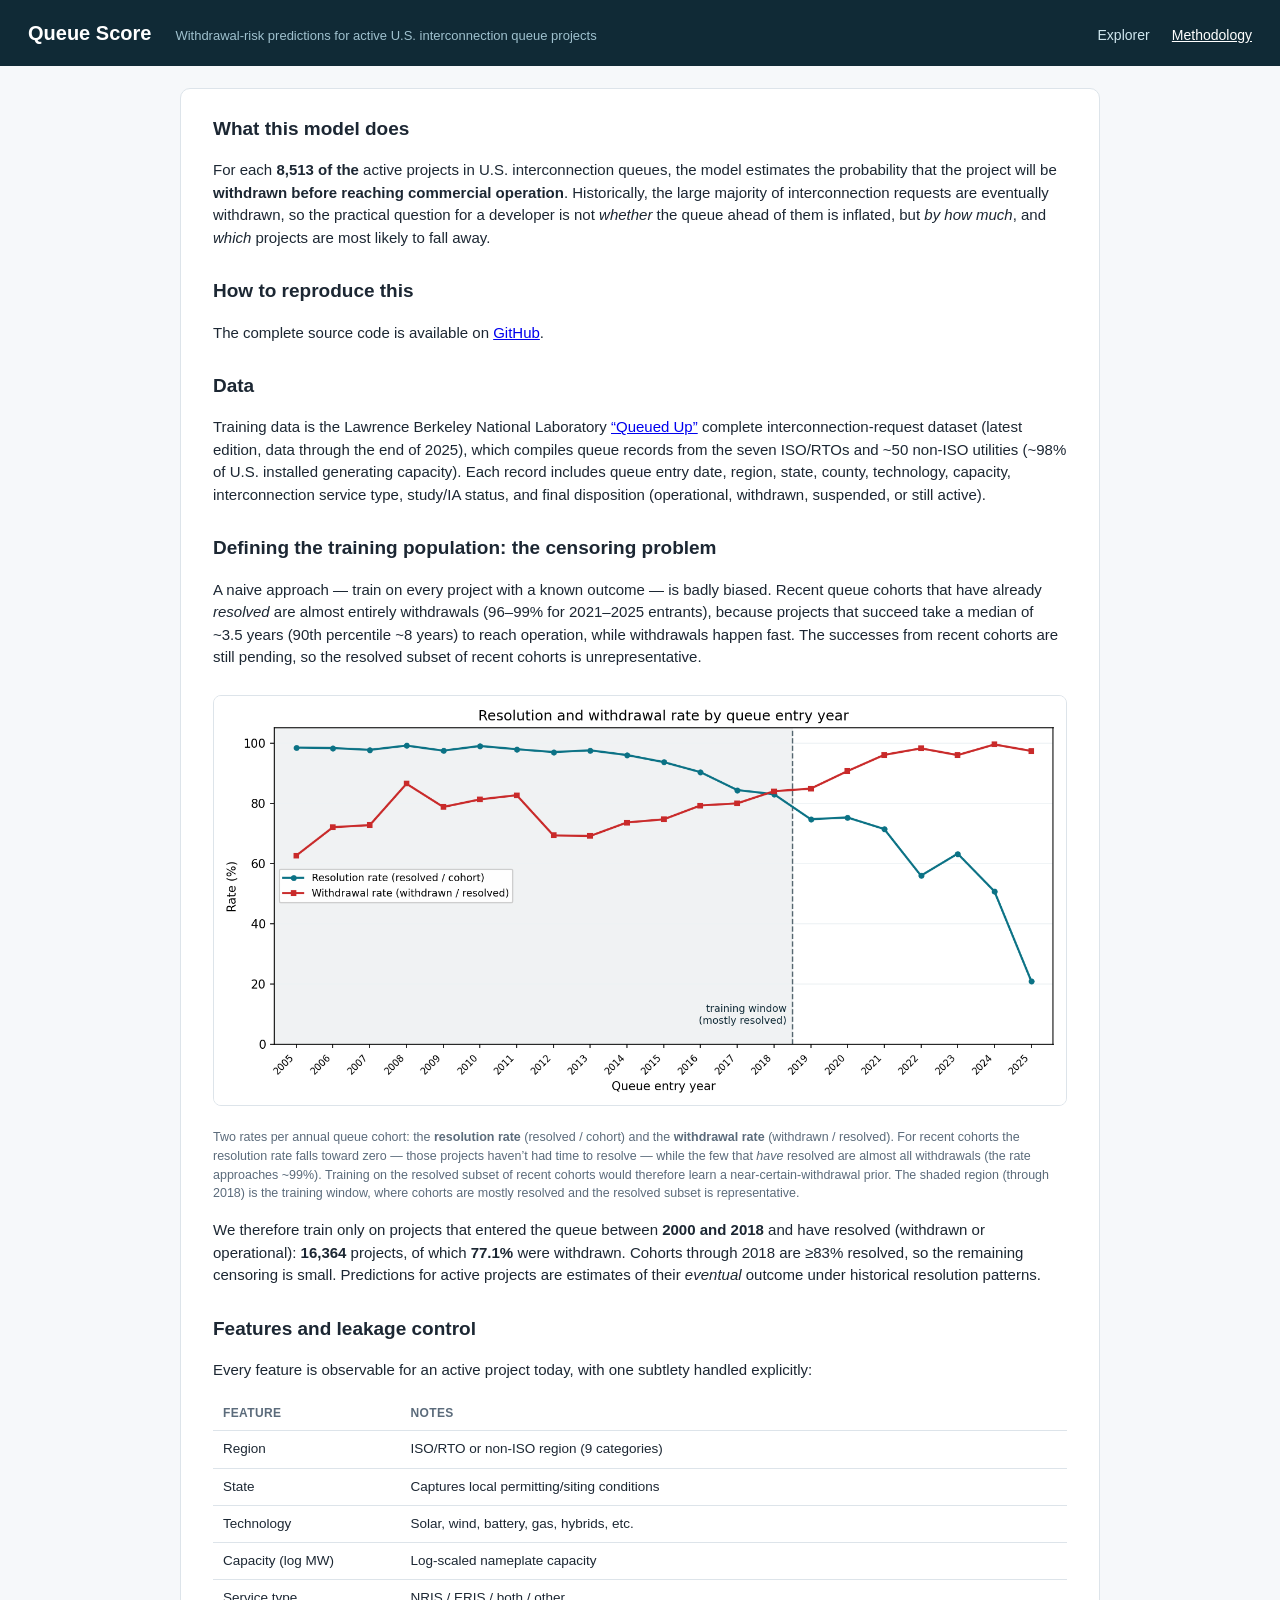
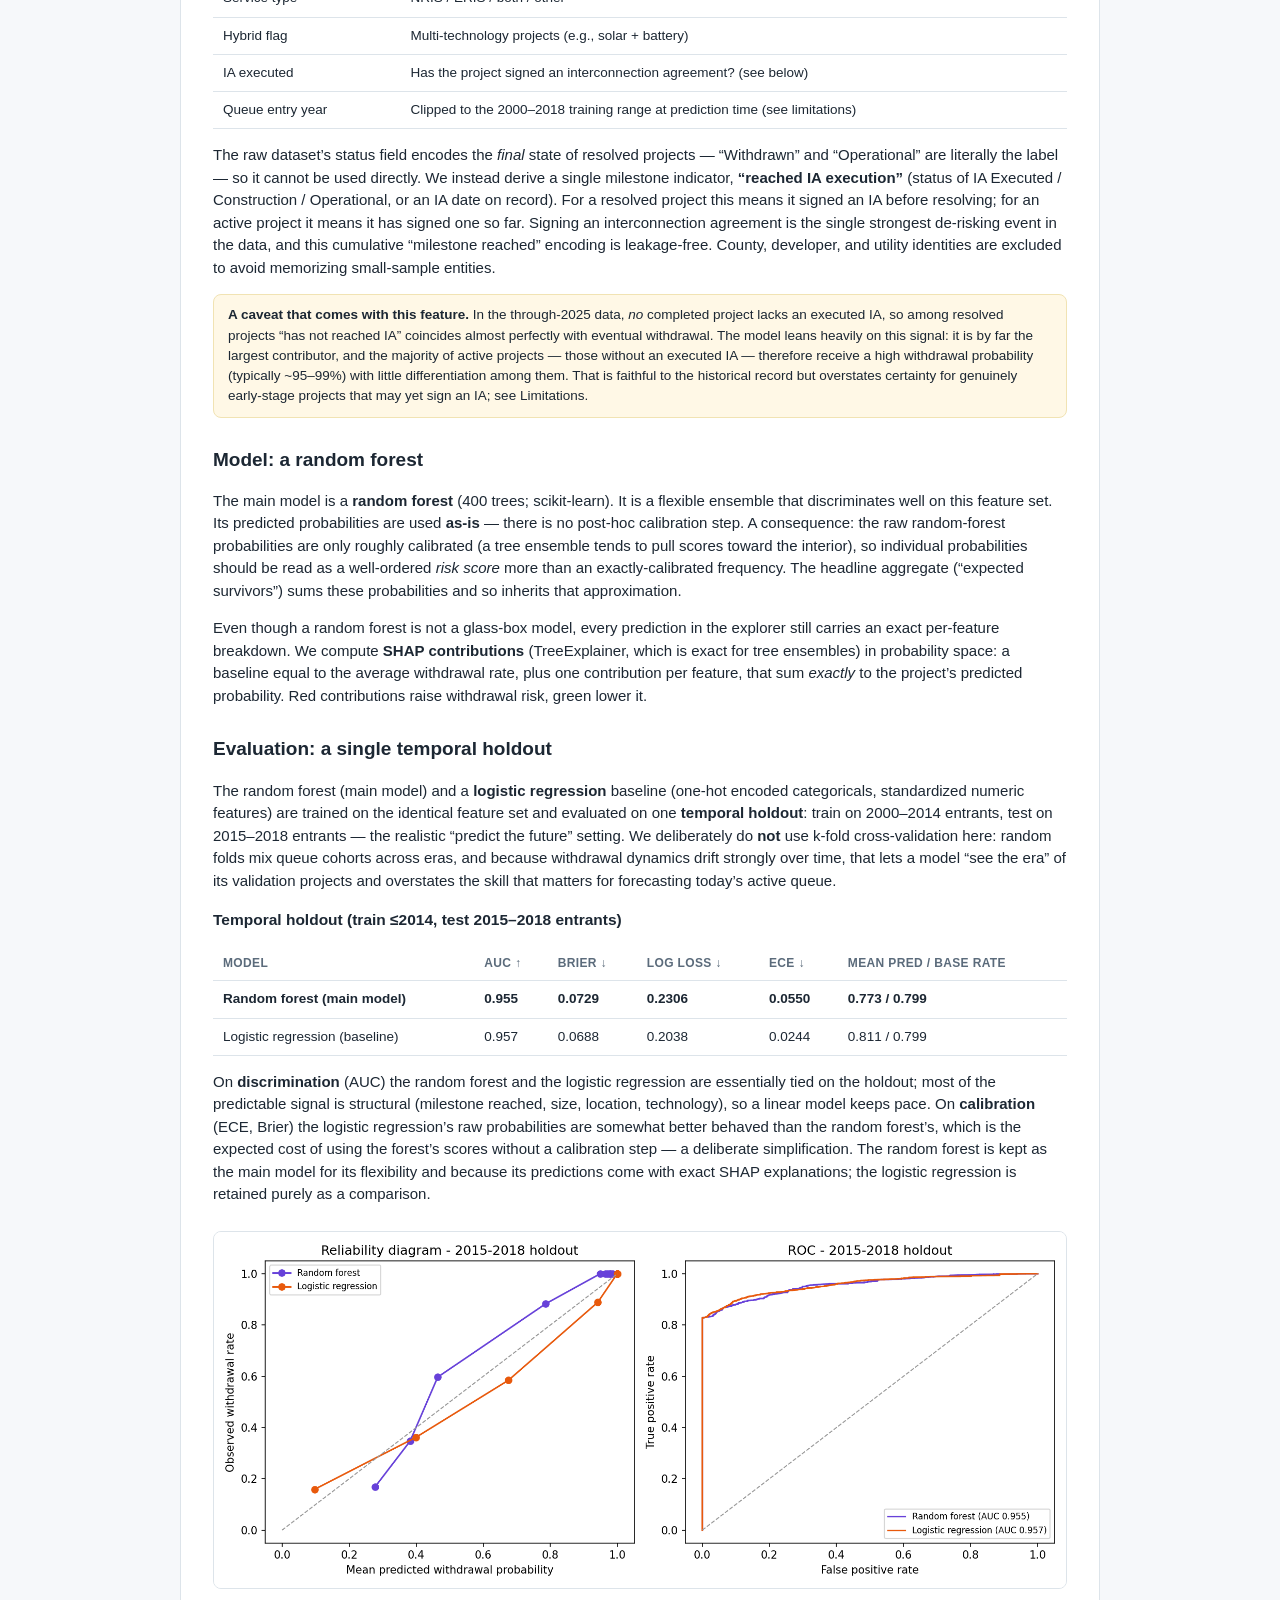
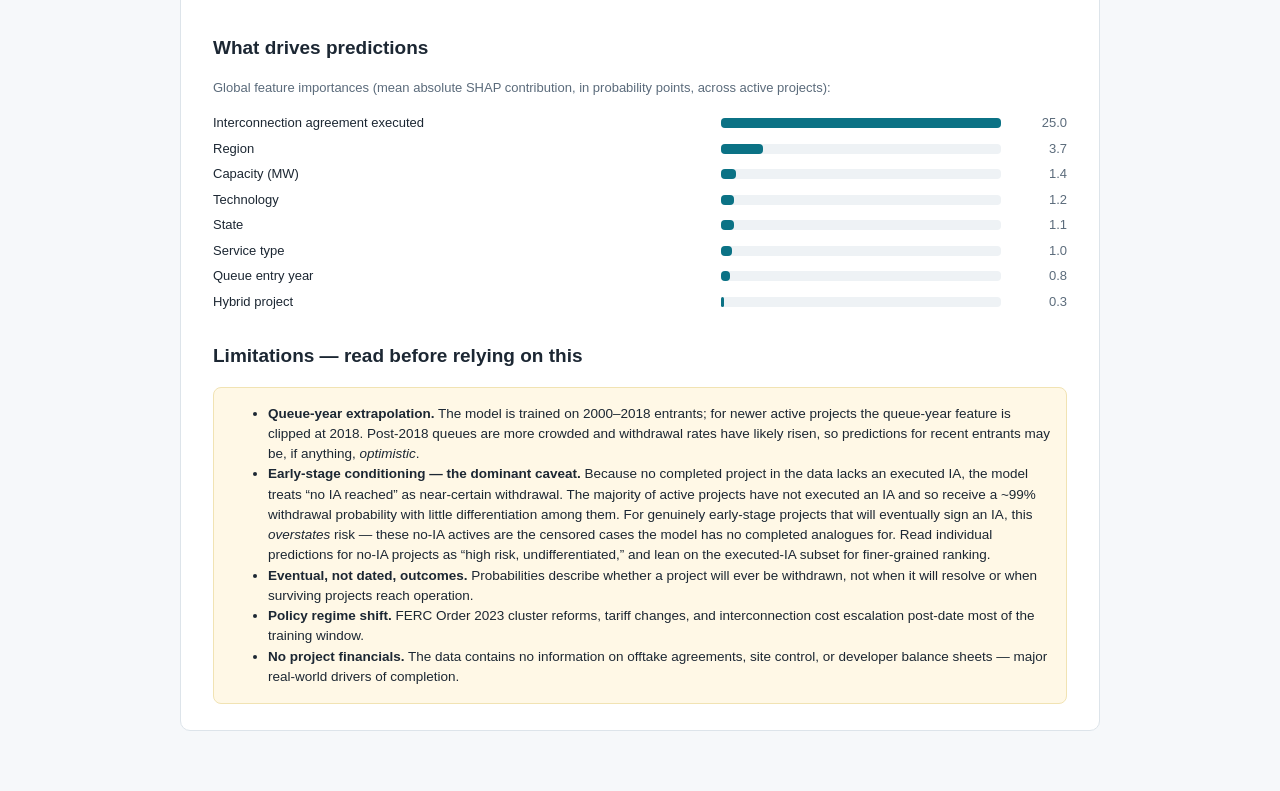
<file: app/methodology.html>
<!DOCTYPE html>
<html lang="en">
<head>
<meta charset="utf-8">
<meta name="viewport" content="width=device-width, initial-scale=1">
<title>Methodology — Queue Score</title>
<link rel="stylesheet" href="style.css?v=20260629b">
</head>
<body>
<header>
  <h1>Queue Score</h1>
  <span class="sub">Withdrawal-risk predictions for active U.S. interconnection queue projects</span>
  <nav>
    <a href="index.html">Explorer</a>
    <a href="methodology.html" class="active">Methodology</a>
  </nav>
</header>
<main>
<div class="prose">

<h2>What this model does</h2>
<p>
For each <b id="nActive">…</b> active projects in U.S. interconnection queues, the model estimates the probability that the
project will be <b>withdrawn before reaching commercial operation</b>. Historically, the large majority of
interconnection requests are eventually withdrawn, so the practical question for a developer is not <i>whether</i>
the queue ahead of them is inflated, but <i>by how much</i>, and <i>which</i> projects are most likely to fall away.
</p>

<h2>How to reproduce this</h2>
<p>
The complete source code is available on
<a href="https://github.com/michael-grotelueschen/queue_score">GitHub</a>.
</p>

<h2>Data</h2>
<p>
Training data is the Lawrence Berkeley National Laboratory <a href="https://emp.lbl.gov/queues">“Queued Up”</a>
complete interconnection-request dataset (latest edition, data through the end of 2025), which compiles queue
records from the seven ISO/RTOs and ~50 non-ISO utilities (~98% of U.S. installed generating capacity). Each
record includes queue entry date, region, state, county, technology, capacity, interconnection service type,
study/IA status, and final disposition (operational, withdrawn, suspended, or still active).
</p>

<h2>Defining the training population: the censoring problem</h2>
<p>
A naive approach — train on every project with a known outcome — is badly biased. Recent queue cohorts that have
already <i>resolved</i> are almost entirely withdrawals (96–99% for 2021–2025 entrants), because projects that succeed
take a median of ~3.5 years (90th percentile ~8 years) to reach operation, while withdrawals happen fast. The
successes from recent cohorts are still pending, so the resolved subset of recent cohorts is unrepresentative.
</p>
<figure style="margin:16px 0">
<img id="censoringImg" src="img/censoring.png" alt="Line chart of resolution rate and withdrawal rate by queue entry year. The resolution rate falls sharply for cohorts after 2018, while the withdrawal rate among resolved projects climbs toward ~99% for recent cohorts.">
<figcaption style="font-size:12.5px;color:var(--muted);margin-top:6px">
Two rates per annual queue cohort: the <b>resolution rate</b> (resolved / cohort) and the <b>withdrawal rate</b>
(withdrawn / resolved). For recent cohorts the resolution rate falls toward zero — those projects haven’t had time
to resolve — while the few that <i>have</i> resolved are almost all withdrawals (the rate approaches ~99%). Training
on the resolved subset of recent cohorts would therefore learn a near-certain-withdrawal prior. The shaded region
(through 2018) is the training window, where cohorts are mostly resolved and the resolved subset is representative.
</figcaption>
</figure>
<p>
We therefore train only on projects that entered the queue between <b>2000 and 2018</b> and have resolved
(withdrawn or operational): <b id="nTrain">…</b> projects, of which <b id="trainRate">…</b> were withdrawn.
Cohorts through 2018 are ≥83% resolved, so the remaining censoring is small. Predictions for active projects are
estimates of their <i>eventual</i> outcome under historical resolution patterns.
</p>

<h2>Features and leakage control</h2>
<p>Every feature is observable for an active project today, with one subtlety handled explicitly:</p>
<table>
<thead><tr><th>Feature</th><th>Notes</th></tr></thead>
<tbody>
<tr><td>Region</td><td>ISO/RTO or non-ISO region (9 categories)</td></tr>
<tr><td>State</td><td>Captures local permitting/siting conditions</td></tr>
<tr><td>Technology</td><td>Solar, wind, battery, gas, hybrids, etc.</td></tr>
<tr><td>Capacity (log MW)</td><td>Log-scaled nameplate capacity</td></tr>
<tr><td>Service type</td><td>NRIS / ERIS / both / other</td></tr>
<tr><td>Hybrid flag</td><td>Multi-technology projects (e.g., solar + battery)</td></tr>
<tr><td>IA executed</td><td>Has the project signed an interconnection agreement? (see below)</td></tr>
<tr><td>Queue entry year</td><td>Clipped to the 2000–2018 training range at prediction time (see limitations)</td></tr>
</tbody>
</table>
<p>
The raw dataset’s status field encodes the <i>final</i> state of resolved projects — “Withdrawn” and “Operational”
are literally the label — so it cannot be used directly. We instead derive a single milestone indicator,
<b>“reached IA execution”</b> (status of IA&nbsp;Executed / Construction / Operational, or an IA date on record).
For a resolved project this means it signed an IA before resolving; for an active project it means it has signed one
so far. Signing an interconnection agreement is the single strongest de-risking event in the data, and this
cumulative “milestone reached” encoding is leakage-free. County, developer, and utility identities are excluded to
avoid memorizing small-sample entities.
</p>
<p class="note">
<b>A caveat that comes with this feature.</b> In the through-2025 data, <i>no</i> completed project lacks an executed
IA, so among resolved projects “has not reached IA” coincides almost perfectly with eventual withdrawal. The model
leans heavily on this signal: it is by far the largest contributor, and the majority of active projects — those
without an executed IA — therefore receive a high withdrawal probability (typically ~95–99%) with little
differentiation among them. That is faithful to the historical record but overstates certainty for genuinely
early-stage projects that may yet sign an IA; see Limitations.
</p>

<h2>Model: a random forest</h2>
<p>
The main model is a <b>random forest</b> (400 trees; scikit-learn). It is a flexible ensemble that discriminates
well on this feature set. Its predicted probabilities are used <b>as-is</b> — there is no post-hoc calibration
step. A consequence: the raw random-forest probabilities are only roughly calibrated (a tree ensemble tends to pull
scores toward the interior), so individual probabilities should be read as a well-ordered <i>risk score</i> more
than an exactly-calibrated frequency. The headline aggregate (“expected survivors”) sums these probabilities and so
inherits that approximation.
</p>
<p>
Even though a random forest is not a glass-box model, every prediction in the explorer still carries an exact
per-feature breakdown. We compute <b>SHAP contributions</b> (TreeExplainer, which is exact for tree ensembles) in
probability space: a baseline equal to the average withdrawal rate, plus one contribution per feature, that sum
<i>exactly</i> to the project’s predicted probability. Red contributions raise withdrawal risk, green lower it.
</p>

<h2>Evaluation: a single temporal holdout</h2>
<p>
The random forest (main model) and a <b>logistic regression</b> baseline (one-hot encoded categoricals,
standardized numeric features) are trained on the identical feature set and evaluated on one <b>temporal
holdout</b>: train on 2000–2014 entrants, test on 2015–2018 entrants — the realistic “predict the future” setting.
We deliberately do <b>not</b> use k-fold cross-validation here: random folds mix queue cohorts across eras, and
because withdrawal dynamics drift strongly over time, that lets a model “see the era” of its validation projects
and overstates the skill that matters for forecasting today’s active queue.
</p>
<div id="metricsTables"></div>
<p>
On <b>discrimination</b> (AUC) the random forest and the logistic regression are essentially tied on the holdout;
most of the predictable signal is structural (milestone reached, size, location, technology), so a linear model
keeps pace. On <b>calibration</b> (ECE, Brier) the logistic regression’s raw probabilities are somewhat better
behaved than the random forest’s, which is the expected cost of using the forest’s scores without a calibration
step — a deliberate simplification. The random forest is kept as the main model for its flexibility and because its
predictions come with exact SHAP explanations; the logistic regression is retained purely as a comparison.
</p>
<img id="evalImg" src="img/evaluation.png" alt="Left: reliability diagram comparing the raw random forest and logistic regression against the diagonal. Right: ROC curves for the random forest and logistic regression on the 2015–2018 temporal holdout.">

<h2>What drives predictions</h2>
<p class="hint" style="color:var(--muted);font-size:13px">Global feature importances (mean absolute SHAP contribution, in probability points, across active projects):</p>
<div class="imp" id="importances"></div>

<h2>Limitations — read before relying on this</h2>
<div class="note">
<ul style="margin:6px 0">
<li><b>Queue-year extrapolation.</b> The model is trained on 2000–2018 entrants; for newer active projects the
queue-year feature is clipped at 2018. Post-2018 queues are more crowded and withdrawal rates have likely risen,
so predictions for recent entrants may be, if anything, <i>optimistic</i>.</li>
<li><b>Early-stage conditioning — the dominant caveat.</b> Because no completed project in the data lacks an
executed IA, the model treats “no IA reached” as near-certain withdrawal. The majority of active projects have not
executed an IA and so receive a ~99% withdrawal probability with little differentiation among them. For genuinely
early-stage projects that will eventually sign an IA, this <i>overstates</i> risk — these no-IA actives are the
censored cases the model has no completed analogues for. Read individual predictions for no-IA projects as “high
risk, undifferentiated,” and lean on the executed-IA subset for finer-grained ranking.</li>
<li><b>Eventual, not dated, outcomes.</b> Probabilities describe whether a project will ever be withdrawn, not
when it will resolve or when surviving projects reach operation.</li>
<li><b>Policy regime shift.</b> FERC Order 2023 cluster reforms, tariff changes, and interconnection cost
escalation post-date most of the training window.</li>
<li><b>No project financials.</b> The data contains no information on offtake agreements, site control, or
developer balance sheets — major real-world drivers of completion.</li>
</ul>
</div>

</div>
</main>
<script>
const fmtRow = (m) => `<td>${m.auc.toFixed(3)}</td><td>${m.brier.toFixed(4)}</td><td>${m.log_loss.toFixed(4)}</td><td>${m.ece.toFixed(4)}</td><td>${m.mean_pred.toFixed(3)} / ${m.base_rate.toFixed(3)}</td>`;
fetch("data/model_meta.json?_=" + Date.now()).then(r => r.json()).then(meta => {
  document.getElementById("nActive").textContent = meta.n_active.toLocaleString() + " of the";
  document.getElementById("nTrain").textContent = meta.n_train.toLocaleString();
  document.getElementById("trainRate").textContent = (100 * meta.train_withdrawal_rate).toFixed(1) + "%";

  // Cache-bust the figures so regenerated images load without a hard refresh.
  const ver = meta.build || meta.generated;
  for (const [id, file] of [["censoringImg", "censoring.png"], ["evalImg", "evaluation.png"]]) {
    document.getElementById(id).src = `img/${file}?v=${ver}`;
  }

  // [display label, model key, row style].
  const modelRows = [
    ["Random forest (main model)", "rf", "font-weight:600"],
    ["Logistic regression (baseline)", "logreg", ""],
  ];
  document.getElementById("metricsTables").innerHTML = `
    <h3>Temporal holdout (train ≤2014, test 2015–2018 entrants)</h3>
    <table><thead><tr><th>Model</th><th>AUC ↑</th><th>Brier ↓</th><th>Log loss ↓</th><th>ECE ↓</th><th>Mean pred / base rate</th></tr></thead>
    <tbody>
      ${modelRows.map(([label, model, style]) =>
        `<tr style="${style}"><td>${label}</td>${fmtRow(meta.metrics[model].holdout)}</tr>`
      ).join("")}
    </tbody></table>`;

  const imp = meta.importances.slice(0, 14);
  const labels = meta.feature_labels;
  const pretty = (t) => labels[t] || t;
  const maxV = imp[0][1];
  document.getElementById("importances").innerHTML = imp.map(([t, v]) => `
    <div class="term">
      <span class="tl">${pretty(t)}</span>
      <span class="bar"><i style="left:0;width:${(100 * v / maxV).toFixed(1)}%;background:var(--accent)"></i></span>
      <span class="tv">${(100 * v).toFixed(1)}</span>
    </div>`).join("");
});
</script>
</body>
</html>
</file>
<file: app/style.css>
:root {
  --bg: #f6f8fa;
  --panel: #ffffff;
  --ink: #1c2733;
  --muted: #5b6b7b;
  --line: #dde4ea;
  --accent: #0b7285;
  --good: #2b8a3e;
  --bad: #c92a2a;
  --warn: #e8590c;
}

* { box-sizing: border-box; }

body {
  margin: 0;
  font-family: -apple-system, BlinkMacSystemFont, "Segoe UI", Roboto, Helvetica, Arial, sans-serif;
  background: var(--bg);
  color: var(--ink);
  font-size: 15px;
  line-height: 1.5;
}

header {
  background: #102a36;
  color: #fff;
  padding: 18px 28px;
  display: flex;
  align-items: baseline;
  gap: 24px;
  flex-wrap: wrap;
}
header h1 { font-size: 20px; margin: 0; font-weight: 650; }
header .sub { color: #9fc1ce; font-size: 13px; }
header nav { margin-left: auto; }
header nav a {
  color: #cfe6ee;
  text-decoration: none;
  margin-left: 18px;
  font-size: 14px;
}
header nav a.active, header nav a:hover { color: #fff; text-decoration: underline; }

main { max-width: 1280px; margin: 0 auto; padding: 22px 28px 60px; }

.cards { display: grid; grid-template-columns: repeat(auto-fit, minmax(200px, 1fr)); gap: 14px; margin-bottom: 20px; }
.card {
  background: var(--panel);
  border: 1px solid var(--line);
  border-radius: 10px;
  padding: 14px 16px;
}
.card .num { font-size: 26px; font-weight: 700; color: var(--accent); }
.card .lbl { font-size: 12.5px; color: var(--muted); margin-top: 2px; }

.panel {
  background: var(--panel);
  border: 1px solid var(--line);
  border-radius: 10px;
  padding: 16px 18px;
  margin-bottom: 20px;
}
.panel h2 { margin: 0 0 10px; font-size: 16px; }
.panel p.hint { color: var(--muted); font-size: 13px; margin: 0 0 12px; }

.filters { display: flex; flex-wrap: wrap; gap: 10px; align-items: end; }
.filters label { display: flex; flex-direction: column; font-size: 12px; color: var(--muted); gap: 3px; }
.filters input, .filters select {
  font-size: 14px;
  height: 36px;
  padding: 0 9px;
  border: 1px solid var(--line);
  border-radius: 7px;
  background: #fff;
  color: var(--ink);
  width: 180px;
}
.filters button, .ahead button {
  font-size: 14px;
  height: 36px;
  padding: 0 14px;
  border: 1px solid var(--line);
  border-radius: 7px;
  background: #eef2f5;
  cursor: pointer;
}
.filters button:hover { background: #e2e9ee; }

/* glossary tooltips — on-hover definitions for industry jargon */
.gloss { position: relative; border-bottom: 1px dotted currentColor; cursor: help; }
.filters label .gloss { align-self: flex-start; }
.gloss::after {
  content: attr(data-tip);
  position: absolute;
  left: 0;
  top: calc(100% + 6px);
  z-index: 60;
  width: max-content;
  max-width: 260px;
  padding: 8px 10px;
  background: #102a36;
  color: #fff;
  font: 400 12.5px/1.45 -apple-system, BlinkMacSystemFont, "Segoe UI", Roboto, Helvetica, Arial, sans-serif;
  letter-spacing: normal;
  text-transform: none;
  white-space: normal;
  border-radius: 7px;
  box-shadow: 0 6px 18px rgba(16, 42, 54, 0.28);
  opacity: 0;
  visibility: hidden;
  transform: translateY(-3px);
  transition: opacity 0.12s ease, transform 0.12s ease;
  pointer-events: none;
}
.gloss.r::after { left: auto; right: 0; }
.gloss:hover::after, .gloss:focus-visible::after { opacity: 1; visibility: visible; transform: translateY(0); }
.gloss:focus-visible { outline: 2px solid var(--accent); outline-offset: 2px; }

.ahead-result {
  margin-top: 12px;
  display: grid;
  grid-template-columns: repeat(auto-fit, minmax(180px, 1fr));
  gap: 10px;
}
.ahead-result .card .num { font-size: 22px; }
.ahead-note { font-size: 12.5px; color: var(--muted); margin-top: 10px; }

table { width: 100%; border-collapse: collapse; font-size: 13.5px; }
th, td { text-align: left; padding: 8px 10px; border-bottom: 1px solid var(--line); white-space: nowrap; }
td.name { white-space: normal; max-width: 320px; }
th { font-size: 12px; text-transform: uppercase; letter-spacing: 0.03em; color: var(--muted); cursor: pointer; user-select: none; position: sticky; top: 0; background: var(--panel); }
th .arrow { font-size: 10px; }
tbody tr { cursor: pointer; }
tbody tr:hover { background: #f0f6f9; }

.pnum { font-variant-numeric: tabular-nums; font-weight: 600; }

.showmore { margin: 14px auto 0; display: block; }
.count-note { color: var(--muted); font-size: 13px; margin: 8px 0 0; }

/* modal */
.overlay {
  position: fixed; inset: 0; background: rgba(16, 42, 54, 0.55);
  display: none; align-items: flex-start; justify-content: center;
  padding: 40px 16px; overflow-y: auto; z-index: 50;
}
.overlay.open { display: flex; }
.modal {
  background: #fff; border-radius: 12px; max-width: 760px; width: 100%;
  padding: 22px 26px; position: relative;
}
.modal h2 { margin: 0 0 2px; font-size: 19px; padding-right: 30px; }
.modal .meta { color: var(--muted); font-size: 13px; margin-bottom: 14px; }
.modal .close {
  position: absolute; top: 14px; right: 16px; border: none; background: none;
  font-size: 22px; cursor: pointer; color: var(--muted);
}
.bigprob { display: flex; align-items: baseline; gap: 12px; margin: 10px 0 4px; }
.bigprob .v { font-size: 34px; font-weight: 750; }
.bigprob .t { color: var(--muted); font-size: 13px; }
.factgrid { display: grid; grid-template-columns: repeat(auto-fit, minmax(170px, 1fr)); gap: 6px 16px; margin: 14px 0; font-size: 13.5px; }
.factgrid .k { color: var(--muted); font-size: 11.5px; text-transform: uppercase; letter-spacing: 0.03em; }

.explain h3 { font-size: 14.5px; margin: 18px 0 4px; }
.explain p.hint { font-size: 12.5px; color: var(--muted); margin: 0 0 10px; }
.term { display: grid; grid-template-columns: 1fr 220px 52px; gap: 10px; align-items: center; padding: 3px 0; font-size: 13px; }
.term .tl { white-space: normal; }
.term .tv { text-align: right; font-variant-numeric: tabular-nums; color: var(--muted); }
.term .bar { height: 10px; position: relative; background: #eef2f5; border-radius: 4px; }
.term .bar i { position: absolute; top: 0; bottom: 0; border-radius: 4px; display: block; }
.term .bar .mid { position: absolute; left: 50%; top: -2px; bottom: -2px; width: 1px; background: #b9c4cd; }

/* methodology */
.prose { background: var(--panel); border: 1px solid var(--line); border-radius: 10px; padding: 26px 32px; max-width: 920px; margin: 0 auto; }
.prose h2 { font-size: 19px; margin-top: 28px; }
.prose h2:first-child { margin-top: 0; }
.prose h3 { font-size: 15.5px; }
.prose img { max-width: 100%; border: 1px solid var(--line); border-radius: 8px; margin: 10px 0; }
.prose table { font-size: 13.5px; margin: 12px 0; }
.prose td, .prose th { white-space: normal; cursor: default; position: static; }
.prose code { background: #eef2f5; padding: 1px 5px; border-radius: 4px; font-size: 12.5px; }
.imp .term { grid-template-columns: 1fr 280px 56px; }
.note { background: #fff8e6; border: 1px solid #f1e3b3; border-radius: 8px; padding: 10px 14px; font-size: 13.5px; }
</file>
